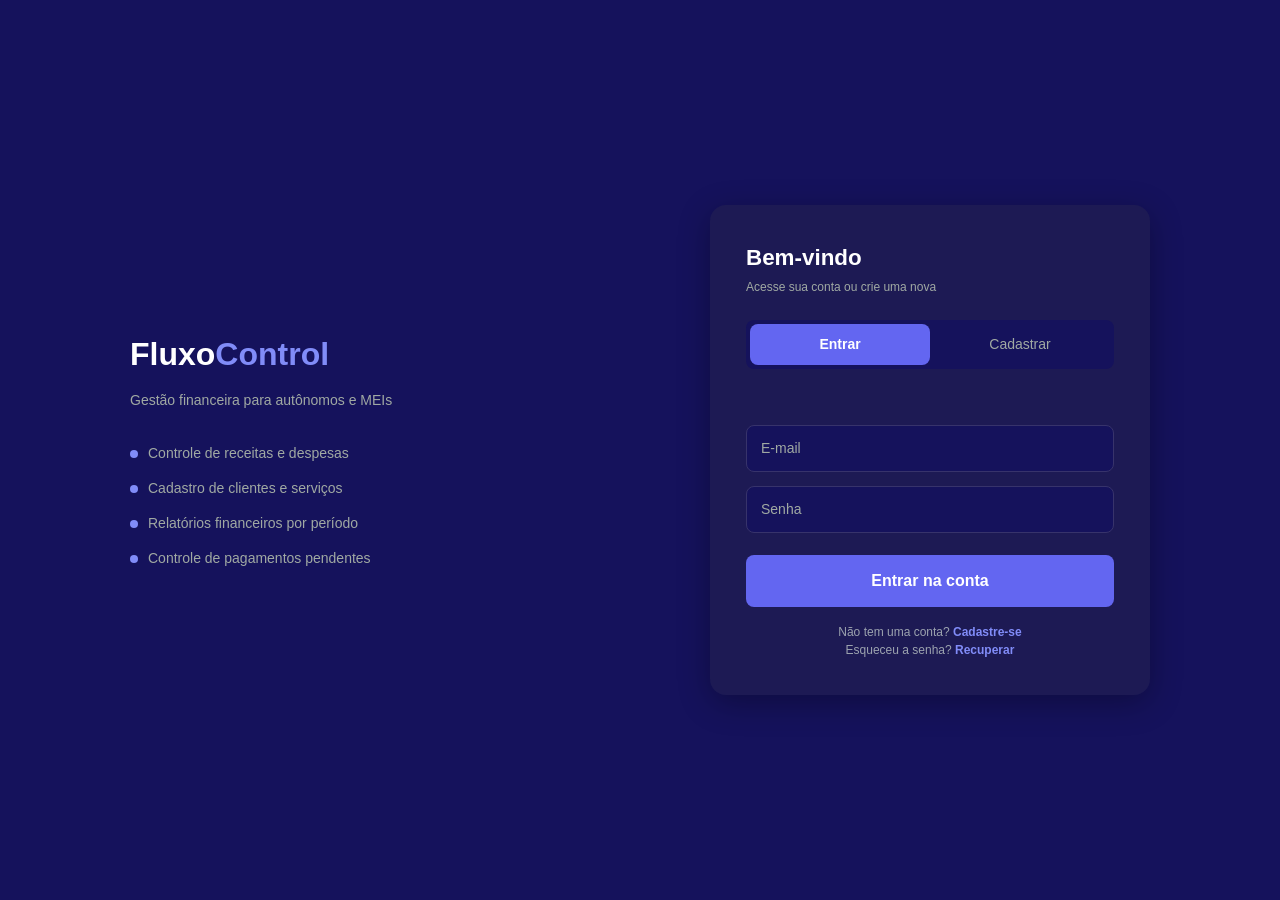
<file: frontend/index.html>
<!DOCTYPE html>
<html lang="pt-br">

<head>
  <meta charset="UTF-8">
  <meta name="viewport" content="width=device-width, initial-scale=1.0">
  <title>FluxoControl</title>
  <!-- logo icone -->
  <link rel="icon" href="assets/favicon.png" type="image/png" />
  <link rel="stylesheet" href="css/reset.css">
  <link rel="stylesheet" href="css/style.css">
</head>

<body class="pagina-auth">

  <div class="auth-container">

    <div class="auth-esquerda">
      <div class="logo auth-logo">
        <strong>Fluxo</strong><span>Control</span>
      </div>
      <p class="auth-descricao">Gestão financeira para autônomos e MEIs</p>
      <ul class="auth-lista">
        <li>Controle de receitas e despesas</li>
        <li>Cadastro de clientes e serviços</li>
        <li>Relatórios financeiros por período</li>
        <li>Controle de pagamentos pendentes</li>
      </ul>
    </div>

    <div class="auth-direita">
      <div class="auth-card">

        <h1 class="auth-titulo">Bem-vindo</h1>
        <p class="auth-subtitulo">Acesse sua conta ou crie uma nova</p>

        <div class="auth-abas">
          <button class="auth-aba ativa" id="aba-entrar">Entrar</button>
          <button class="auth-aba" id="aba-cadastrar">Cadastrar</button>
        </div>

        <p class="auth-erro" id="auth-erro"></p>

        <!-- Formulario de Login -->
        <div id="form-login">
          <div class="campo-auth">
            <input type="email" id="login-email" class="campo-input" placeholder="E-mail" />
          </div>
          <div class="campo-auth">
            <input type="password" id="login-senha" class="campo-input" placeholder="Senha" />
          </div>
          <button class="btn-auth" id="btn-entrar">Entrar na conta</button>
          <p class="auth-link-texto">
            Não tem uma conta?
            <a href="#" id="link-para-cadastro">Cadastre-se</a>
          </p>
          <p class="auth-link-texto">
            Esqueceu a senha? <a href="#" id="link-recuperar">Recuperar</a>
          </p>
        </div>

        <!-- Formulario de Cadastro -->
        <div id="form-cadastro" class="hidden">
          <div class="campo-auth">
            <label class="campo-label">Nome</label>
            <input type="text" id="cadastro-nome" class="campo-input" placeholder="Nome" />
          </div>
          <div class="campo-auth">
            <label class="campo-label">E-mail</label>
            <input type="email" id="cadastro-email" class="campo-input" placeholder="E-mail" />
          </div>
          <div class="campo-auth">
            <label class="campo-label">Senha</label>
            <input type="password" id="cadastro-senha" class="campo-input" placeholder="Senha" />
          </div>
          <button class="btn-auth" id="btn-cadastrar">Criar conta</button>
          <p class="auth-link-texto">
            Já tem uma conta?
            <a href="#" id="link-para-login">Faça login</a>
          </p>
        </div>

        <!-- Formulario de Recuperação -->
        <div id="form-recuperar" class="hidden">
          <p class="auth-subtitulo">Digite seu e-mail e escolha uma nova senha para redefinir o acesso.</p>
          <div class="campo-auth">
            <input type="email" id="recuperar-email" class="campo-input" placeholder="E-mail" />
          </div>
          <div class="campo-auth">
            <input type="password" id="recuperar-senha" class="campo-input" placeholder="Nova senha" />
          </div>
          <button class="btn-auth" id="btn-recuperar">Redefinir senha</button>
          <p class="auth-link-texto">
            Lembrou a senha? <a href="#" id="link-voltar-login">Voltar ao login</a>
          </p>
        </div>

      </div>
    </div>

  </div>

  <script src="js/core.js"></script>
  <script src="js/script.js"></script>
</body>

</html>
</file>
<file: frontend/css/style.css>
/* MENU LATERAL */
.app-shell {
  min-height: 100vh;
}

.sidebar {
  width: 220px;
  flex-shrink: 0;
  background-color: var(--marca-escura);
  color: var(--branco);
  display: flex;
  flex-direction: column;
  padding: 24px 16px;
  position: fixed;
  top: 0;
  left: 0;
  height: 100vh;
}

.sidebar-logo {
  font-size: 1.3rem;
  letter-spacing: -0.5px;
  padding: 0 10px;
  margin-bottom: 2rem;
}

.sidebar-logo strong {
  color: var(--branco);
}

.sidebar-logo span {
  color: var(--marca-clara);
  font-weight: 700;
}

.sidebar-nav {
  display: flex;
  flex-direction: column;
  gap: 4px;
  flex: 1;
}

.sidebar-link {
  display: flex;
  align-items: center;
  gap: 12px;
  color: var(--cinza-texto-secundario);
  font-size: var(--txt-base);
  font-weight: 500;
  padding: 10px 12px;
  border-radius: var(--raio-padrao);
  transition: all 0.2s;
}

.sidebar-link i {
  width: 18px;
  text-align: center;
  font-size: var(--txt-base);
}

.sidebar-link:hover {
  color: var(--branco);
  background: rgba(255, 255, 255, 0.06);
}

.sidebar-link.ativo {
  color: var(--branco);
  background: rgba(255, 255, 255, 0.12);
}

.sidebar .botao-logout {
  background-color: rgba(255, 255, 255, 0.12);
  color: var(--branco);
  padding: 10px 12px;
  border-radius: var(--raio-padrao);
  font-size: var(--txt-aux);
  font-weight: 700;
  transition: all 0.2s;
  width: 100%;
}

.sidebar .botao-logout:hover {
  background-color: rgba(255, 255, 255, 0.2);
}
/* FIM MENU LATERAL */

/* CONTEUDO PRINCIPAL */
main {
  margin-left: 220px;
  padding: 40px;
}

/* COMPONENTES COMPARTILHADOS (Painel, tabela, campos de formulário, botões e etiquetas de status usados em várias telas)*/

/* Painel (card branco com título) */
.painel {
  background: var(--branco);
  border-radius: var(--raio-card);
  padding: 24px;
  margin-bottom: 20px;
}

.painel-header {
  display: flex;
  justify-content: space-between;
  align-items: center;
  margin-bottom: 20px;
}

.painel-title {
  font-size: 1rem;
  font-weight: 700;
  text-transform: uppercase;
  color: var(--marca-titulo);
}

.painel-largo {
  grid-column: 1 / -1;
}

/* Tabela padrão (header cinza claro + linhas com hover)*/
.tabela-container {
  overflow-x: auto;
}

.tabela-clientes {
  width: 100%;
}

.tabela-clientes thead {
  background-color: var(--cinza-borda);
}

.tabela-clientes th {
  text-align: left;
  font-size: var(--txt-rotulo);
  text-transform: uppercase;
  color: var(--cinza-texto);
  padding: 12px;
  border-bottom: 1px solid var(--cinza-borda);
}

.tabela-clientes td {
  padding: 16px 12px;
  border-bottom: 1px solid var(--cinza-borda);
  font-size: var(--txt-base);
}

.tabela-clientes tbody tr:hover {
  background: var(--marca-linha-hover);
}

.linha-selecionada {
  background-color: var(--marca-linha-hover);
}

.td-right {
  text-align: right;
}

.td-center {
  text-align: center;
}

.muted {
  color: var(--cinza-texto);
  font-size: var(--txt-aux);
}

.capitalize {
  text-transform: capitalize;
}

.cell-empty {
  text-align: center;
  color: var(--cinza-texto);
}

.tabela-clientes td.cell-empty {
  padding: 2rem 1rem;
}

/* Cards de resumo (números grandes no topo) — Dashboard, Clientes, Serviços */
.resumo-grade {
  display: grid;
  grid-template-columns: repeat(3, 1fr);
  gap: 20px;
  margin-bottom: 20px;
}

.resumo-cartao {
  background: var(--branco);
  padding: 10px 20px;
  border-radius: var(--raio-card);
  box-shadow: 0 4px 6px rgba(0, 0, 0, 0.02);
}

/* Card de resumo com destaque (número maior) — Dashboard */
.resumo-cartao-destaque .resumo-valor {
  font-size: 1.8rem;
}

.resumo-label {
  font-size: var(--txt-rotulo);
  font-weight: 700;
  text-transform: uppercase;
  color: var(--cinza-texto);
  letter-spacing: 0.05em;
}

.resumo-valor {
  display: block;
  font-size: 1.5rem;
  font-weight: 700;
  margin: 5px 0;
}

.resumo-detalhe {
  font-size: var(--txt-aux);
  color: var(--cinza-texto);
}

/* Cor de números/ícones "isolados" (fora de badge) */
.valor-positivo {
  color: var(--positivo-destaque);
}

.valor-negativo {
  color: var(--negativo-destaque);
}

.valor-alerta {
  color: var(--alerta-destaque);
}

/* Cabeçalho de página (título + ações à direita) */
.pagina-topo {
  display: flex;
  justify-content: space-between;
  align-items: center;
  gap: 1rem;
  flex-wrap: wrap;
  margin-bottom: 24px;
}

/* Título e subtítulo de página */
.pagina-titulo {
  font-size: 1.8rem;
  color: var(--marca-titulo);
  margin-bottom: 5px;
}

.pagina-subtitulo {
  color: var(--cinza-texto);
  font-size: var(--txt-base);
  letter-spacing: 0.1rem;
}

.toolbar {
  display: flex;
  gap: 0.75rem;
  align-items: center;
  flex-wrap: wrap;
}

.rotulo-filtro {
  font-size: var(--txt-aux);
  font-weight: 600;
  color: var(--cinza-texto);
  white-space: nowrap;
}

.grid-2 {
  display: grid;
  gap: 1.5rem;
}

@media (min-width: 1024px) {
  .grid-2 {
    grid-template-columns: 1fr 1fr;
  }
}

/* Select customizado — usado em qualquer select do site (filtros e campos de formulário)*/
.campo-select {
  padding: 8px 12px;
  border: 1px solid var(--cinza-borda);
  border-radius: var(--raio-padrao);
  font-size: var(--txt-aux);
  appearance: none;
  -webkit-appearance: none;
  -moz-appearance: none;
  padding-right: 32px;
  background-color: var(--branco);
  background-image: url("data:image/svg+xml;utf8,<svg xmlns='http://www.w3.org/2000/svg' viewBox='0 0 24 24' fill='none' stroke='%236b7280' stroke-width='2' stroke-linecap='round' stroke-linejoin='round'><polyline points='6 9 12 15 18 9'></polyline></svg>");
  background-repeat: no-repeat;
  background-position: right 10px center;
  background-size: 14px;
}

/* Campo de texto avulso, fora de um .campo (ex: campo de descrição de despesa quando não está dentro do formulário padrão) — Financeiro */
.input {
  border: 1px solid var(--cinza-borda);
  border-radius: var(--raio-padrao);
  padding: 8px 12px;
  font-size: var(--txt-aux);
  width: 100%;
}

.input:focus {
  outline: none;
  border-color: var(--marca-media);
  box-shadow: 0 0 0 2px rgba(58, 166, 106, 0.2);
}

/* Campo de formulário (rótulo + input) — Clientes, Serviços e Financeiro */
.campo {
  display: flex;
  flex-direction: column;
  gap: 6px;
}

/* Grade de campos de um formulário — Serviços e Financeiro */
.form-campos {
  display: grid;
  grid-template-columns: 1fr 1fr;
  gap: 15px;
  margin-top: 10px;
}

.campo-cheio {
  grid-column: span 2;
}

.campo label {
  font-size: var(--txt-rotulo);
  font-weight: 700;
  color: var(--cinza-texto);
  text-transform: uppercase;
}

.campo-opcional {
  text-transform: none;
  font-weight: 400;
  color: var(--cinza-texto);
}

.campo input {
  padding: 10px;
  border: 1px solid var(--cinza-borda);
  border-radius: var(--raio-padrao);
  font-size: var(--txt-aux);
}

.campo input::placeholder {
  color: var(--cinza-borda);
  letter-spacing: 0.1em;
  font-weight: 600;
}

.campo input:focus {
  outline: none;
  border-color: var(--marca-media);
  box-shadow: 0 0 0 2px rgba(58, 166, 106, 0.2);
}

.form-botoes {
  grid-column: span 2;
  display: flex;
  gap: 10px;
  margin-top: 10px;
}

.btn-cancelar {
  background: var(--branco);
  border: 1px solid var(--cinza-borda);
  padding: 10px 20px;
  border-radius: var(--raio-padrao);
  font-weight: 700;
}

.btn-cancelar:hover {
  background: var(--marca-linha-hover);
}

/* Botão de ação */
.btn-primary {
  display: inline-flex;
  align-items: center;
  gap: 0.35rem;
  background: var(--marca-media);
  color: var(--branco);
  border: none;
  border-radius: var(--raio-padrao);
  padding: 10px 20px;
  font-size: var(--txt-base);
  font-weight: 700;
}

.btn-primary:hover {
  background: var(--marca-escura-hover);
}

.btn-ghost {
  border: 1px solid var(--cinza-borda);
  background: var(--branco);
  border-radius: var(--raio-padrao);
  padding: 0.5rem 1rem;
  font-size: var(--txt-base);
}

.alert-err {
  background: var(--negativo-fundo);
  border: 1px solid var(--negativo-destaque);
  color: var(--negativo-texto);
  border-radius: var(--raio-padrao);
  padding: 0.75rem 1rem;
  font-size: var(--txt-base);
  margin-bottom: 1rem;
}

/* Ícones de ação nas tabelas (editar/excluir) */
[title="Editar"],
[title="Deletar"] {
  background: none;
  border: none;
  padding: 5px;
}

.fa-trash-can {
  color: var(--negativo-destaque);
}

.fa-pen-to-square {
  color: var(--informativo-destaque);
}

.row-actions {
  display: inline-flex;
  align-items: center;
  gap: 10px;
}

/* Etiquetas de status (select colorido nas tabelas) */
.status-servico-select,
.status-cliente {
  appearance: none;
  -webkit-appearance: none;
  -moz-appearance: none;
  padding: 5px 10px;
  border-radius: var(--raio-pilula);
  font-size: var(--txt-aux);
  font-weight: 700;
  border: none;
}

.status-servico-select.pago,
.status-cliente.ativo {
  background: var(--positivo-fundo);
  color: var(--positivo-texto);
}

.status-servico-select.pendente {
  background: var(--alerta-fundo);
  color: var(--alerta-texto);
}

.status-servico-select.atrasado,
.status-cliente.inadimplente {
  background: var(--negativo-fundo);
  color: var(--negativo-texto);
}

.status-cliente.novo {
  background: var(--informativo-fundo);
  color: var(--informativo-texto);
}

/* Etiquetas de status (geradas via JS) — Dashboard e
   Clientes (histórico) */
.status-pago {
  display: block;
  background: var(--positivo-fundo);
  color: var(--positivo-texto);
  font-size: var(--txt-rotulo);
  font-weight: 700;
  padding: 5px 10px;
  border-radius: var(--raio-pilula);
  margin-top: 5px;
}

.status-pendente {
  display: block;
  background: var(--alerta-fundo);
  color: var(--alerta-texto);
  font-size: var(--txt-rotulo);
  font-weight: 700;
  padding: 5px 10px;
  border-radius: var(--raio-pilula);
  margin-top: 5px;
}

.status-atrasado {
  display: block;
  background: var(--negativo-fundo);
  color: var(--negativo-texto);
  font-size: var(--txt-rotulo);
  font-weight: 700;
  padding: 5px 10px;
  border-radius: var(--raio-pilula);
  margin-top: 5px;
}

/* Etiquetas de status (badge arredondado, gerado via montarSituacao()
   em core.js) — usadas atualmente no Financeiro */
.badge-pago,
.badge-ativo {
  display: inline-flex;
  align-items: center;
  padding: 0.125rem 0.625rem;
  border-radius: var(--raio-pilula);
  font-size: var(--txt-aux);
  font-weight: 700;
  background: var(--positivo-fundo);
  color: var(--positivo-texto);
}

.badge-pendente {
  display: inline-flex;
  align-items: center;
  padding: 0.125rem 0.625rem;
  border-radius: var(--raio-pilula);
  font-size: var(--txt-aux);
  font-weight: 700;
  background: var(--alerta-fundo);
  color: var(--alerta-texto);
}

.badge-atrasado {
  display: inline-flex;
  align-items: center;
  padding: 0.125rem 0.625rem;
  border-radius: var(--raio-pilula);
  font-size: var(--txt-aux);
  font-weight: 700;
  background: var(--negativo-fundo);
  color: var(--negativo-texto);
}

.badge-inadimplente {
  display: inline-flex;
  align-items: center;
  padding: 0.125rem 0.625rem;
  border-radius: var(--raio-pilula);
  font-size: var(--txt-aux);
  font-weight: 700;
  background: var(--negativo-fundo);
  color: var(--negativo-texto);
}

.badge-novo {
  display: inline-flex;
  align-items: center;
  padding: 0.125rem 0.625rem;
  border-radius: var(--raio-pilula);
  font-size: var(--txt-aux);
  font-weight: 700;
  background: var(--informativo-fundo);
  color: var(--informativo-texto);
}

.badge-inativo {
  display: inline-flex;
  align-items: center;
  padding: 0.125rem 0.625rem;
  border-radius: var(--raio-pilula);
  font-size: var(--txt-aux);
  font-weight: 700;
  background: var(--cinza-borda);
  color: var(--cinza-texto);
}

/*PAGINAS SEPARADAS*/

/* LOGIN / CADASTRO */
.pagina-auth {
  background-color: var(--marca-escura);
  min-height: 100vh;
  display: flex;
  align-items: center;
  justify-content: center;
}

.auth-container {
  display: flex;
  align-items: center;
  justify-content: center;
  gap: 80px;
  width: 100%;
  max-width: 1100px;
  padding: 40px;
}

.auth-esquerda {
  color: var(--branco);
  flex: 1;
}

.auth-logo {
  font-size: 2rem;
  margin-bottom: 12px;
}

.auth-logo strong {
  color: var(--branco);
}

.auth-logo span {
  color: var(--marca-clara);
  font-weight: 700;
}

.auth-descricao {
  color: var(--cinza-texto-secundario);
  font-size: var(--txt-base);
  margin-bottom: 32px;
}

.auth-lista {
  list-style: none;
  display: flex;
  flex-direction: column;
  gap: 14px;
}

.auth-lista li {
  color: var(--cinza-texto-secundario);
  font-size: var(--txt-base);
  display: flex;
  align-items: center;
  gap: 10px;
}

.auth-lista li::before {
  content: "";
  width: 8px;
  height: 8px;
  background-color: var(--marca-clara);
  border-radius: 50%;
  flex-shrink: 0;
}

.auth-direita {
  flex: 1;
  max-width: 440px;
}

.auth-card {
  background-color: var(--marca-card-auth);
  border-radius: var(--raio-grande);
  padding: 36px;
  box-shadow: 0 8px 32px rgba(0, 0, 0, 0.3);
}

.auth-titulo {
  color: var(--branco);
  font-size: 1.4rem;
  font-weight: 700;
  margin-bottom: 4px;
}

.auth-subtitulo {
  color: var(--cinza-texto-secundario);
  font-size: var(--txt-aux);
  margin-bottom: 24px;
}

.auth-abas {
  display: flex;
  background-color: var(--marca-escura);
  border-radius: var(--raio-padrao);
  padding: 4px;
  margin-bottom: 24px;
}

.auth-aba {
  flex: 1;
  padding: 10px;
  border-radius: var(--raio-padrao);
  font-size: var(--txt-base);
  font-weight: 500;
  color: var(--cinza-texto-secundario);
  background: transparent;
  transition: all 0.2s;
}

.auth-aba.ativa {
  background-color: var(--marca-media);
  color: var(--branco);
  font-weight: 700;
}

.campo-auth {
  margin-bottom: 14px;
}

.campo-label {
  display: block;
  font-size: var(--txt-aux);
  color: var(--cinza-texto-secundario);
  margin-bottom: 6px;
  text-transform: uppercase;
  letter-spacing: 0.5px;
}

.campo-input {
  width: 100%;
  padding: 12px 14px;
  background-color: var(--marca-escura);
  border: 1px solid var(--marca-borda-auth);
  border-radius: var(--raio-padrao);
  color: var(--branco);
  font-size: var(--txt-base);
  transition:
    border-color 0.2s,
    background-color 0.2s;
}

.campo-input::placeholder {
  color: var(--cinza-texto-secundario);
}

.campo-input:focus {
  outline: none;
  border-color: var(--marca-clara);
}

.campos-lado-a-lado {
  display: grid;
  grid-template-columns: 1fr 1fr;
  gap: 12px;
}

.btn-auth {
  width: 100%;
  padding: 14px;
  background-color: var(--marca-media);
  color: var(--branco);
  border-radius: var(--raio-padrao);
  font-weight: 700;
  margin-top: 8px;
  margin-bottom: 16px;
  transition: background-color 0.2s;
}

.btn-auth:hover {
  background-color: var(--marca-escura-hover);
}

.btn-auth:disabled {
  background-color: var(--marca-borda-auth);
  cursor: not-allowed;
}

.auth-link-texto {
  text-align: center;
  font-size: var(--txt-aux);
  color: var(--cinza-texto);
}

.auth-link-texto a {
  color: var(--marca-clara);
  font-weight: 600;
}

.auth-link-texto a:hover {
  text-decoration: underline;
}

.auth-erro {
  color: var(--negativo-destaque);
  font-size: var(--txt-aux);
  margin-bottom: 12px;
  min-height: 20px;
  text-align: center;
}
/* FIM LOGIN */

/* DASHBOARD */
.btn-novo {
  display: flex;
  gap: 0.5rem;
}

.resumo-grade-3 {
  grid-template-columns: repeat(3, 1fr);
}

.atividade-item {
  display: flex;
  align-items: center;
  gap: 12px;
  padding: 12px 0;
  border-bottom: 1px solid var(--cinza-borda);
  font-size: var(--txt-base);
  color: var(--cinza-texto);
}

.atividade-item:last-child {
  border-bottom: none;
}

.atividade-icone {
  font-size: 1.2rem;
}

/* Ícones de "Atividade Recente"*/
.atividade-icone .fa-user-plus {
  color: var(--marca-clara);
}

.atividade-icone .fa-sack-dollar {
  color: var(--alerta-destaque);
}

.atividade-icone .fa-clipboard-check {
  color: var(--positivo-destaque);
}

.atividade-icone .fa-angles-down {
  color: var(--negativo-destaque);
}

.block-pad {
  padding: 2rem 1.25rem;
  margin: 0;
  text-align: center;
}
/* FIM DASHBOARD */

/* CLIENTES */
.coluna-acoes {
  display: flex;
  flex-direction: column;
}

.form-cadastro {
  display: grid;
  grid-template-columns: 1fr 1fr;
  gap: 15px;
  margin-top: 10px;
}

.historico-item {
  display: flex;
  justify-content: space-between;
  padding: 5px 0;
  border-bottom: 1px solid var(--cinza-borda);
}

.historico-info h3 {
  font-size: var(--txt-base);
}

.historico-info time {
  font-size: var(--txt-aux);
  color: var(--cinza-texto);
}

.historico-valores {
  text-align: center;
}

.historico-lista span {
  font-size: var(--txt-aux);
  color: var(--cinza-texto);
  margin-top: 15px;
}
/* FIM CLIENTES */

/* SERVIÇOS */
.resumo-grade-4 {
  grid-template-columns: repeat(4, 1fr);
}

.resumo-grade-5 {
  grid-template-columns: repeat(5, 1fr);
}

/* Card de resumo que também funciona como atalho/filtro (ex: card de
   Inadimplentes em Clientes, card de Atrasados em Serviços) */
.resumo-cartao-clicavel {
  cursor: pointer;
  transition:
    box-shadow 0.15s,
    transform 0.15s;
}

.resumo-cartao-clicavel:hover {
  box-shadow: 0 6px 14px rgba(0, 0, 0, 0.08);
  transform: translateY(-2px);
}

.status-servico {
  padding: 5px 15px;
  border-radius: var(--raio-pilula);
  font-size: var(--txt-aux);
  font-weight: 700;
  display: inline-block;
}

.status-servico.pago {
  background: var(--positivo-fundo);
  color: var(--positivo-texto);
}

.status-servico.pendente {
  background: var(--alerta-fundo);
  color: var(--alerta-texto);
}

.status-servico.atrasado {
  background: var(--negativo-fundo);
  color: var(--negativo-texto);
}
/* FIM SERVIÇOS */

/* FINANCEIRO */
.painel-despesa {
  background: var(--branco);
  border-radius: var(--raio-card);
  padding: 1.25rem;
  margin-bottom: 1.5rem;
}
/* FIM FINANCEIRO */

/* RELATÓRIOS */
.chart-loading {
  height: 10rem;
  display: flex;
  align-items: center;
  justify-content: center;
  color: var(--cinza-texto);
  font-size: var(--txt-base);
}

.chart-bars {
  display: flex;
  gap: 0.5rem;
}

.bar-col {
  flex: 1;
  display: flex;
  flex-direction: column;
  align-items: center;
  min-width: 0;
}

.bar-tip {
  font-size: var(--txt-micro);
  color: var(--cinza-texto);
  white-space: nowrap;
  overflow: hidden;
  text-overflow: ellipsis;
  max-width: 100%;
  height: 1rem;
}

.bar-track-cima {
  width: 100%;
  height: 6rem;
  display: flex;
  flex-direction: column;
  justify-content: flex-end;
}

.bar-track-baixo {
  width: 100%;
  height: 6rem;
  display: flex;
  flex-direction: column;
  justify-content: flex-start;
}

.bar-zero {
  width: 100%;
  height: 1px;
  background: var(--cinza-borda);
}

.bar-fill {
  width: 100%;
  min-height: 0;
  background: var(--cinza-borda);
}

.bar-fill.bar-cima {
  border-radius: 2px 2px 0 0;
}

.bar-fill.bar-baixo {
  border-radius: 0 0 2px 2px;
}

.bar-fill.bar-verde {
  background: var(--positivo-destaque);
}

.bar-fill.bar-vermelha {
  background: var(--negativo-destaque);
}

.bar-m {
  font-size: var(--txt-micro);
  color: var(--cinza-texto);
  margin-top: 0.35rem;
}

.chart-legenda {
  display: flex;
  gap: 1rem;
  font-size: var(--txt-aux);
  color: var(--cinza-texto);
}

.chart-legenda span {
  display: inline-flex;
  align-items: center;
  gap: 0.35rem;
}

.legenda-cor {
  width: 10px;
  height: 10px;
  border-radius: 2px;
  display: inline-block;
}

.legenda-verde {
  background: var(--positivo-destaque);
}

.legenda-vermelha {
  background: var(--negativo-destaque);
}

.cli-row {
  display: flex;
  align-items: center;
  justify-content: space-between;
  padding: 0.75rem 1.25rem;
  border-bottom: 1px solid var(--cinza-borda);
  cursor: pointer;
  transition: background-color 0.15s;
}

.cli-row:hover {
  background-color: var(--marca-linha-hover);
}

/* Qual cliente está filtrando o relatório */
.chip-filtro {
  display: inline-flex;
  align-items: center;
  gap: 0.5rem;
  background: var(--informativo-fundo);
  color: var(--informativo-texto);
  padding: 0.5rem 1rem;
  border-radius: var(--raio-pilula);
  font-size: var(--txt-aux);
  margin-bottom: 1.25rem;
}

.chip-filtro-fechar {
  background: none;
  border: none;
  color: inherit;
  font-size: var(--txt-aux);
  line-height: 1;
  padding: 0;
}

.cli-left {
  display: flex;
  align-items: center;
  gap: 0.75rem;
}

.cli-num {
  width: 1.5rem;
  height: 1.5rem;
  border-radius: var(--raio-pilula);
  background: var(--positivo-fundo);
  color: var(--positivo-destaque);
  font-size: var(--txt-micro);
  font-weight: 700;
  display: flex;
  align-items: center;
  justify-content: center;
}

.cli-nome {
  margin: 0;
  font-size: var(--txt-base);
  font-weight: 500;
}

.cli-sub {
  margin: 0.125rem 0 0;
  font-size: var(--txt-aux);
  color: var(--cinza-texto);
}

.cli-total {
  font-weight: 700;
  font-size: var(--txt-base);
  color: var(--positivo-destaque);
}

.font-medium {
  font-weight: 500;
}

.font-bold {
  font-weight: 700;
}
/*FIM RELATÓRIOS */

/* RESPONSIVIDADE */
/* TABLET (até 1024px) */
@media (max-width: 1024px) {
  .resumo-grade-4,
  .resumo-grade-5 {
    grid-template-columns: repeat(2, 1fr);
  }

  .campo-cheio {
    grid-column: span 1;
  }

  .form-botoes {
    grid-column: span 1;
  }

  .form-campos {
    grid-template-columns: 1fr;
  }
}

/* CELULAR (até 768px) */
@media (max-width: 768px) {
  .sidebar .botao-logout {
    font-size: var(--txt-rotulo);
    padding: 6px 12px;
  }

  main,
  main.conteudo-principal {
    padding: 0 12px;
  }

  .painel {
    width: 100%;
    max-width: 100%;
    overflow: hidden;
  }

  .resumo-grade,
  .resumo-grade-3,
  .resumo-grade-4,
  .resumo-grade-5,
  .grid-2 {
    grid-template-columns: 1fr;
    width: 100%;
  }

  .pagina-topo {
    flex-direction: column;
    align-items: flex-start;
    gap: 12px;
  }

  .form-cadastro {
    grid-template-columns: 1fr;
    width: 100%;
  }

  .campo-cheio {
    grid-column: span 1;
  }

  .form-botoes {
    grid-column: span 1;
    flex-direction: column;
    width: 100%;
  }

  .campo input,
  .campo select,
  .campo-input,
  .campo-select {
    width: 100%;
    max-width: 100%;
  }

  .tabela-container {
    overflow-x: auto;
    -webkit-overflow-scrolling: touch;
    width: 100%;
  }

  .form-campos {
    grid-template-columns: 1fr;
    width: 100%;
  }
}

/* IMPRESSÃO / "BAIXAR PDF" */
/* Usa a função de imprimir do navegador.*/
.print-only {
  display: none;
}

@media print {
  .header,
  .no-print,
  .painel-despesa,
  [title="Editar"],
  [title="Deletar"] {
    display: none !important;
  }

  .print-only {
    display: block;
    font-size: var(--txt-aux);
    color: var(--cinza-texto);
    margin: 0.25rem 0 0;
  }

  body {
    background: var(--branco);
  }

  main {
    max-width: 100%;
    padding: 0;
  }

  .resumo-cartao,
  .painel,
  .painel-despesa {
    box-shadow: none !important;
    border: 1px solid var(--cinza-borda) !important;
  }

  .resumo-grade,
  .painel {
    page-break-inside: avoid;
  }

  .grid-2 {
    grid-template-columns: 1fr 1fr;
  }
}
</file>
